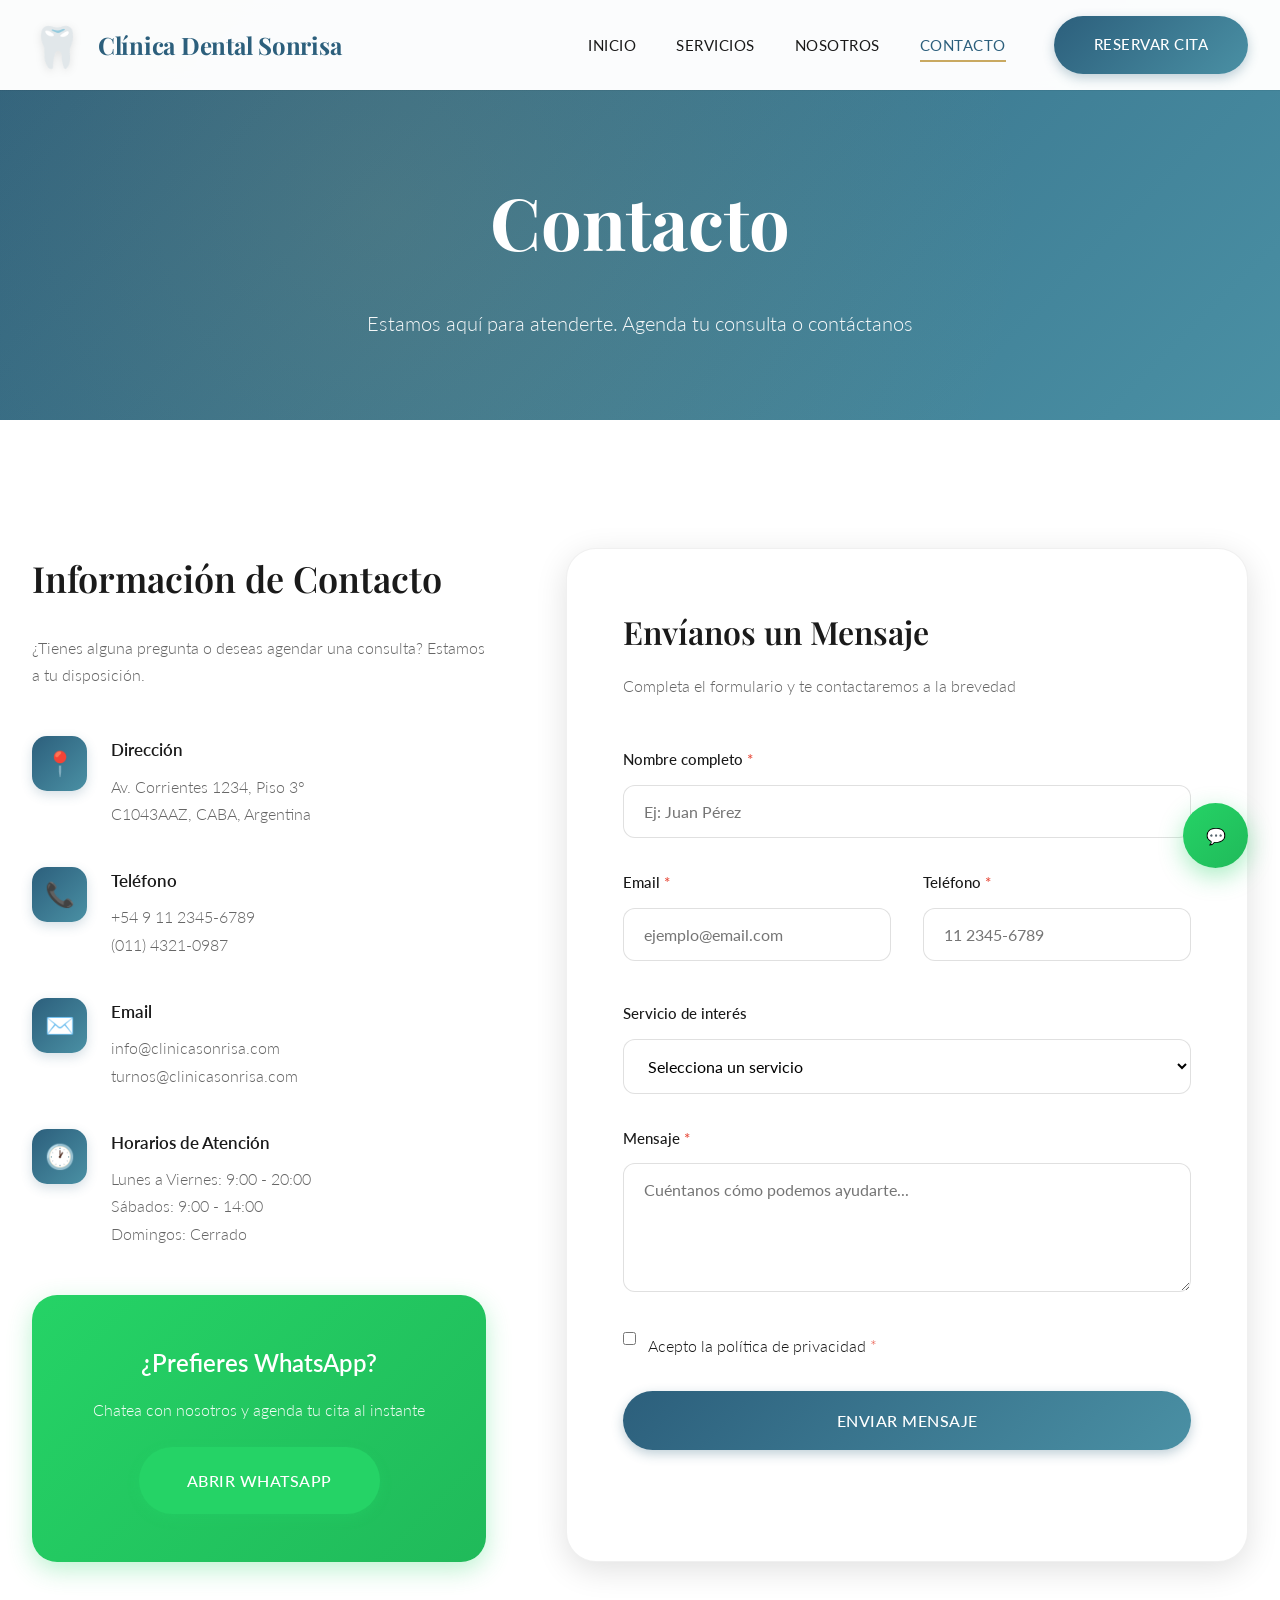
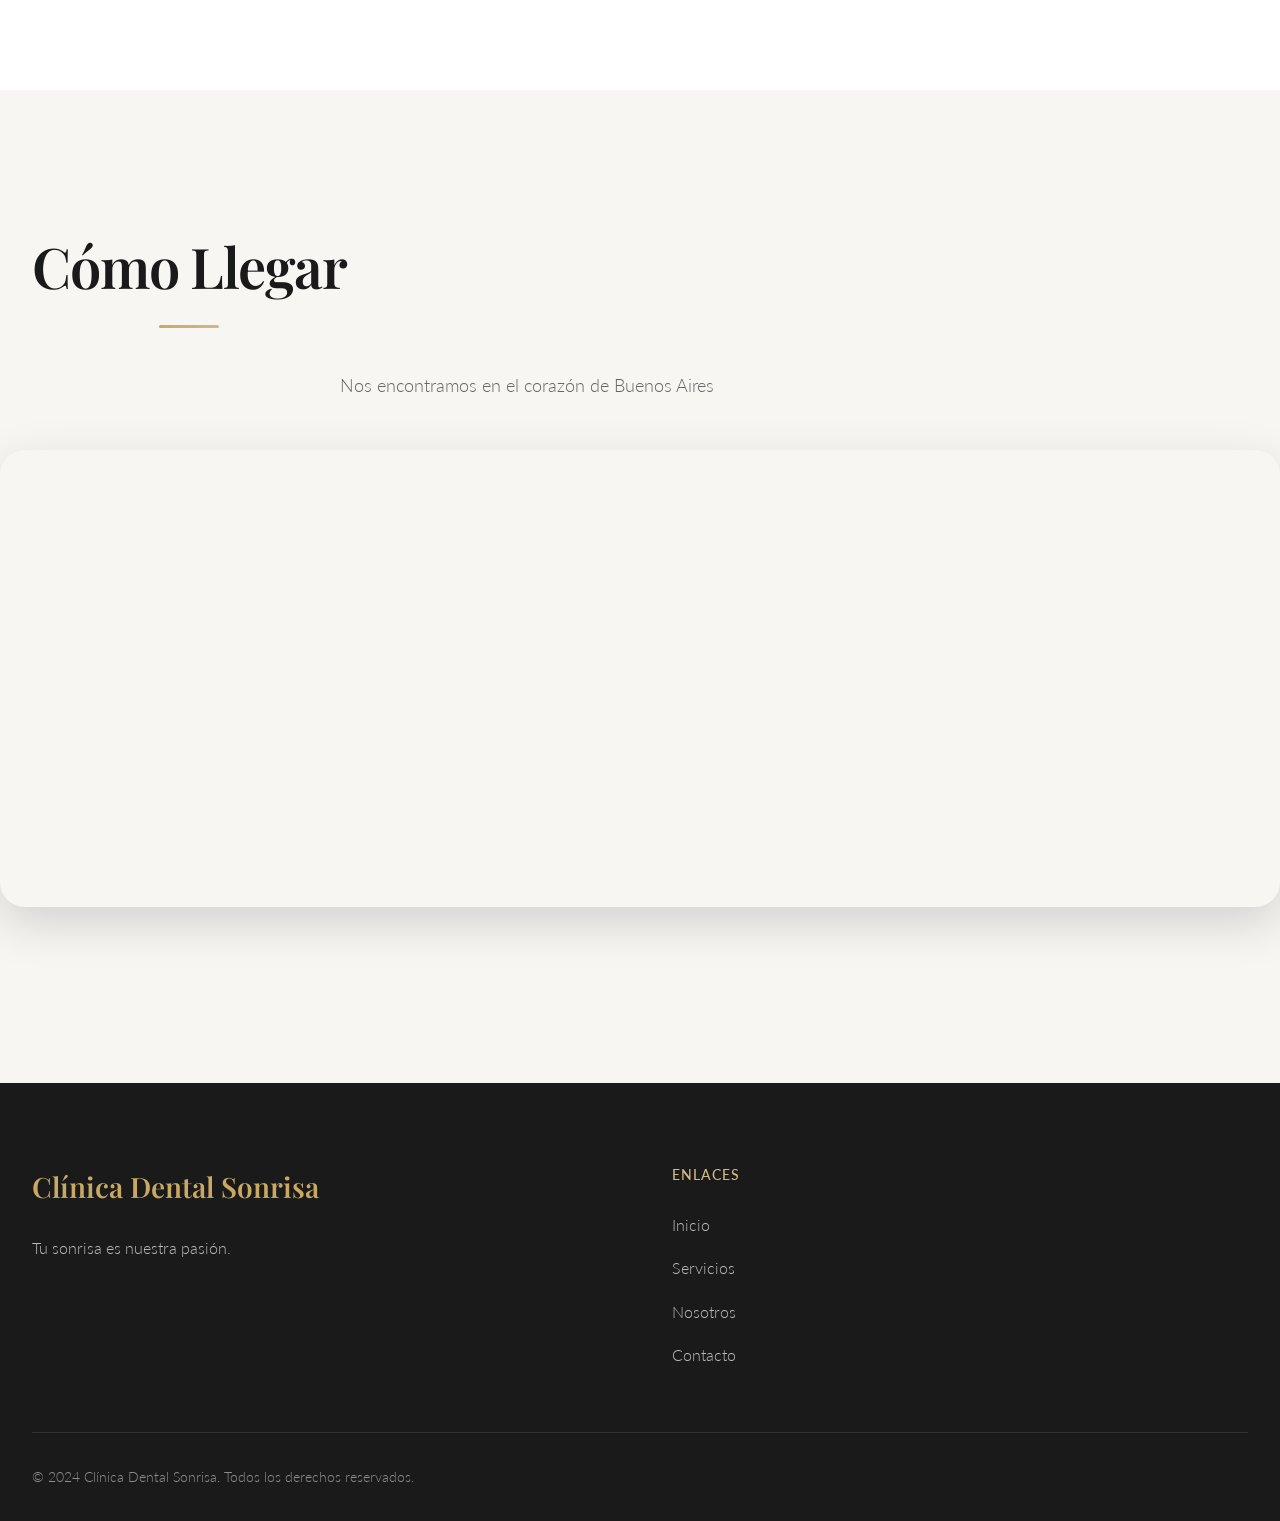
<file: contact.html>
<!DOCTYPE html>
<html lang="es">
<head>
    <meta charset="UTF-8">
    <meta name="viewport" content="width=device-width, initial-scale=1.0">
    <meta name="description" content="Contacta con Clínica Dental Sonrisa. Agenda tu consulta, llámanos o visítanos. Estamos en Av. Corrientes 1234, CABA. Tel: +54 9 11 2345-6789">
    <meta name="keywords" content="contacto clínica dental, agendar cita dentista, reservar consulta dental, ubicación clínica">
    
    <link rel="icon" type="image/svg+xml" href="data:image/svg+xml,<svg xmlns='http://www.w3.org/2000/svg' viewBox='0 0 100 100'><text y='.9em' font-size='90'>🦷</text></svg>">
    
    <title>Contacto - Clínica Dental Sonrisa</title>
    <link rel="stylesheet" href="css/style.css">
</head>
<body>
    <header class="header" id="header">
        <nav class="nav container">
            <a href="index.html" class="nav-logo" aria-label="Ir a la página principal">
                <span class="logo-icon">🦷</span>
                <span class="logo-text">Clínica Dental Sonrisa</span>
            </a>

            <div class="nav-menu" id="navMenu">
                <ul class="nav-list">
                    <li class="nav-item"><a href="index.html" class="nav-link">Inicio</a></li>
                    <li class="nav-item"><a href="services.html" class="nav-link">Servicios</a></li>
                    <li class="nav-item"><a href="about.html" class="nav-link">Nosotros</a></li>
                    <li class="nav-item"><a href="contact.html" class="nav-link active">Contacto</a></li>
                </ul>
                <a href="contact.html" class="btn btn-primary nav-btn">Reservar Cita</a>
            </div>

            <button class="nav-toggle" id="navToggle" aria-label="Abrir menú de navegación" aria-expanded="false">
                <span class="hamburger"></span>
            </button>
        </nav>
    </header>

    <main>
        <section class="page-header">
            <div class="container">
                <h1 class="page-title">Contacto</h1>
                <p class="page-subtitle">Estamos aquí para atenderte. Agenda tu consulta o contáctanos</p>
            </div>
        </section>

        <section class="contact-section">
            <div class="container">
                <div class="contact-grid">
                    <div class="contact-info">
                        <h2 class="contact-info-title">Información de Contacto</h2>
                        <p class="contact-info-text">¿Tienes alguna pregunta o deseas agendar una consulta? Estamos a tu disposición.</p>

                        <div class="contact-info-items">
                            <div class="contact-info-item">
                                <div class="contact-info-icon">📍</div>
                                <div class="contact-info-content">
                                    <h3 class="contact-info-label">Dirección</h3>
                                    <p class="contact-info-value">Av. Corrientes 1234, Piso 3°<br>C1043AAZ, CABA, Argentina</p>
                                </div>
                            </div>

                            <div class="contact-info-item">
                                <div class="contact-info-icon">📞</div>
                                <div class="contact-info-content">
                                    <h3 class="contact-info-label">Teléfono</h3>
                                    <p class="contact-info-value">
                                        <a href="tel:+5491123456789">+54 9 11 2345-6789</a><br>
                                        <a href="tel:+541143210987">(011) 4321-0987</a>
                                    </p>
                                </div>
                            </div>

                            <div class="contact-info-item">
                                <div class="contact-info-icon">✉️</div>
                                <div class="contact-info-content">
                                    <h3 class="contact-info-label">Email</h3>
                                    <p class="contact-info-value">
                                        <a href="mailto:info@clinicasonrisa.com">info@clinicasonrisa.com</a><br>
                                        <a href="mailto:turnos@clinicasonrisa.com">turnos@clinicasonrisa.com</a>
                                    </p>
                                </div>
                            </div>

                            <div class="contact-info-item">
                                <div class="contact-info-icon">🕐</div>
                                <div class="contact-info-content">
                                    <h3 class="contact-info-label">Horarios de Atención</h3>
                                    <p class="contact-info-value">
                                        Lunes a Viernes: 9:00 - 20:00<br>
                                        Sábados: 9:00 - 14:00<br>
                                        Domingos: Cerrado
                                    </p>
                                </div>
                            </div>
                        </div>

                        <div class="contact-whatsapp">
                            <h3 class="contact-whatsapp-title">¿Prefieres WhatsApp?</h3>
                            <p class="contact-whatsapp-text">Chatea con nosotros y agenda tu cita al instante</p>
                            <a href="https://wa.me/5491123456789" class="btn btn-success btn-large" target="_blank">Abrir WhatsApp</a>
                        </div>
                    </div>

                    <div class="contact-form-wrapper">
                        <h2 class="contact-form-title">Envíanos un Mensaje</h2>
                        <p class="contact-form-subtitle">Completa el formulario y te contactaremos a la brevedad</p>

                        <form class="contact-form" id="contactForm" novalidate>
                            <div class="form-group">
                                <label for="name" class="form-label">Nombre completo <span class="required">*</span></label>
                                <input type="text" id="name" name="name" class="form-input" required placeholder="Ej: Juan Pérez">
                                <span class="form-error" id="nameError"></span>
                            </div>

                            <div class="form-row">
                                <div class="form-group">
                                    <label for="email" class="form-label">Email <span class="required">*</span></label>
                                    <input type="email" id="email" name="email" class="form-input" required placeholder="ejemplo@email.com">
                                    <span class="form-error" id="emailError"></span>
                                </div>

                                <div class="form-group">
                                    <label for="phone" class="form-label">Teléfono <span class="required">*</span></label>
                                    <input type="tel" id="phone" name="phone" class="form-input" required placeholder="11 2345-6789">
                                    <span class="form-error" id="phoneError"></span>
                                </div>
                            </div>

                            <div class="form-group">
                                <label for="service" class="form-label">Servicio de interés</label>
                                <select id="service" name="service" class="form-input">
                                    <option value="">Selecciona un servicio</option>
                                    <option value="limpieza">Limpieza Dental</option>
                                    <option value="ortodoncia">Ortodoncia</option>
                                    <option value="implantes">Implantes Dentales</option>
                                    <option value="blanqueamiento">Blanqueamiento</option>
                                    <option value="otro">Otro</option>
                                </select>
                            </div>

                            <div class="form-group">
                                <label for="message" class="form-label">Mensaje <span class="required">*</span></label>
                                <textarea id="message" name="message" class="form-input" rows="5" required placeholder="Cuéntanos cómo podemos ayudarte..."></textarea>
                                <span class="form-error" id="messageError"></span>
                            </div>

                            <div class="form-group">
                                <label class="checkbox-label">
                                    <input type="checkbox" id="privacy" name="privacy" required>
                                    <span>Acepto la política de privacidad <span class="required">*</span></span>
                                </label>
                                <span class="form-error" id="privacyError"></span>
                            </div>

                            <button type="submit" class="btn btn-primary btn-large btn-block">Enviar Mensaje</button>

                            <div class="form-success" id="formSuccess" style="display: none;">
                                <p>✅ ¡Mensaje enviado correctamente! Nos pondremos en contacto contigo pronto.</p>
                            </div>
                        </form>
                    </div>
                </div>
            </div>
        </section>

        <section class="map-section">
            <div class="container">
                <h2 class="section-title">Cómo Llegar</h2>
                <p class="section-subtitle">Nos encontramos en el corazón de Buenos Aires</p>
            </div>
            
            <div class="map-container">
                <iframe 
                    src="https://www.google.com/maps/embed?pb=!1m18!1m12!1m3!1d3284.0168882199244!2d-58.38375908477044!3d-34.60373498045941!2m3!1f0!2f0!3f0!3m2!1i1024!2i768!4f13.1!3m3!1m2!1s0x95bccacf7e6b0d19%3A0x8e1a4e2a6a0c8e62!2sAv.%20Corrientes%2C%20Buenos%20Aires!5e0!3m2!1ses!2s!4v1234567890123!5m2!1ses!2s" 
                    width="100%" 
                    height="450" 
                    style="border:0;" 
                    allowfullscreen="" 
                    loading="lazy"
                    title="Ubicación de Clínica Dental Sonrisa"
                ></iframe>
            </div>
        </section>
    </main>

    <footer class="footer">
        <div class="container">
            <div class="footer-content">
                <div class="footer-section">
                    <h3 class="footer-title">Clínica Dental Sonrisa</h3>
                    <p class="footer-text">Tu sonrisa es nuestra pasión.</p>
                </div>
                <div class="footer-section">
                    <h4 class="footer-subtitle">Enlaces</h4>
                    <ul class="footer-list">
                        <li class="footer-list-item"><a href="index.html">Inicio</a></li>
                        <li class="footer-list-item"><a href="services.html">Servicios</a></li>
                        <li class="footer-list-item"><a href="about.html">Nosotros</a></li>
                        <li class="footer-list-item"><a href="contact.html">Contacto</a></li>
                    </ul>
                </div>
            </div>
            <div class="footer-bottom">
                <p class="footer-copyright">© 2024 Clínica Dental Sonrisa. Todos los derechos reservados.</p>
            </div>
        </div>
    </footer>

    <a href="https://wa.me/5491123456789" class="whatsapp-float" aria-label="WhatsApp" target="_blank">💬</a>
    <button class="scroll-top" id="scrollTop" aria-label="Volver arriba">↑</button>

    <script src="js/script.js"></script>
</body>
</html>
</file>
<file: css/style.css>
/* ====================================
   CLÍNICA DENTAL SONRISA
   Diseño Premium Profesional
   ==================================== */

@import url('https://fonts.googleapis.com/css2?family=Playfair+Display:wght@400;500;600;700;800;900&family=Lato:wght@300;400;700&display=swap');

/* === VARIABLES === */
:root {
  --primary: #2C5F7C;
  --primary-light: #4A90A4;
  --gold: #C9A961;
  --gold-light: #D4B883;
  
  --text-dark: #1a1a1a;
  --text-gray: #666666;
  --text-light: #999999;
  
  --bg-white: #FFFFFF;
  --bg-cream: #F8F6F3;
  --bg-light: #FAFAFA;
  
  --font-display: 'Playfair Display', serif;
  --font-body: 'Lato', sans-serif;
  
  --shadow-sm: 0 2px 8px rgba(0,0,0,0.06);
  --shadow-md: 0 4px 16px rgba(0,0,0,0.08);
  --shadow-lg: 0 8px 32px rgba(0,0,0,0.12);
  --shadow-xl: 0 16px 48px rgba(0,0,0,0.15);
  
  --transition: all 0.4s cubic-bezier(0.4, 0, 0.2, 1);
  --transition-fast: all 0.2s ease;
}

/* === RESET === */
*, *::before, *::after {
  box-sizing: border-box;
  margin: 0;
  padding: 0;
}

html {
  scroll-behavior: smooth;
  font-size: 16px;
}

body {
  font-family: var(--font-body);
  font-size: 1rem;
  font-weight: 300;
  line-height: 1.7;
  color: var(--text-dark);
  background: var(--bg-white);
  -webkit-font-smoothing: antialiased;
  -moz-osx-font-smoothing: grayscale;
  overflow-x: hidden;
}

img {
  max-width: 100%;
  height: auto;
  display: block;
}

a {
  color: inherit;
  text-decoration: none;
  transition: var(--transition-fast);
}

ul { list-style: none; }
button { font-family: inherit; cursor: pointer; border: none; background: none; }

/* === UTILIDADES === */
.container {
  width: 100%;
  max-width: 1280px;
  margin: 0 auto;
  padding: 0 2rem;
}

.section-header {
  text-align: center;
  margin-bottom: 5rem;
}

.section-title {
  font-family: var(--font-display);
  font-size: clamp(2.5rem, 5vw, 3.5rem);
  font-weight: 600;
  color: var(--text-dark);
  margin-bottom: 1.5rem;
  letter-spacing: -0.02em;
  position: relative;
  display: inline-block;
}

.section-title::after {
  content: '';
  position: absolute;
  bottom: -15px;
  left: 50%;
  transform: translateX(-50%);
  width: 60px;
  height: 3px;
  background: linear-gradient(90deg, var(--gold), var(--gold-light));
  border-radius: 2px;
}

.section-subtitle {
  font-size: 1.125rem;
  color: var(--text-gray);
  max-width: 600px;
  margin: 2rem auto 0;
  font-weight: 300;
  line-height: 1.8;
}

/* === HEADER === */
.header {
  position: fixed;
  top: 0;
  left: 0;
  width: 100%;
  background: rgba(255, 255, 255, 0.98);
  backdrop-filter: blur(10px);
  box-shadow: 0 1px 0 rgba(0,0,0,0.05);
  z-index: 1000;
  transition: var(--transition);
}

.header.scrolled {
  box-shadow: var(--shadow-md);
}

.nav {
  display: flex;
  align-items: center;
  justify-content: space-between;
  height: 90px;
}

.nav-logo {
  display: flex;
  align-items: center;
  gap: 1rem;
  font-family: var(--font-display);
  font-size: 1.5rem;
  font-weight: 700;
  color: var(--primary);
  letter-spacing: -0.01em;
}

.logo-icon {
  font-size: 2.5rem;
  filter: drop-shadow(0 2px 4px rgba(0,0,0,0.1));
}

.nav-menu {
  display: flex;
  align-items: center;
  gap: 3rem;
}

.nav-list {
  display: flex;
  align-items: center;
  gap: 2.5rem;
}

.nav-link {
  font-weight: 400;
  font-size: 0.95rem;
  color: var(--text-dark);
  padding: 0.5rem 0;
  position: relative;
  text-transform: uppercase;
  letter-spacing: 0.5px;
  transition: var(--transition-fast);
}

.nav-link::before {
  content: '';
  position: absolute;
  bottom: 0;
  left: 0;
  width: 0;
  height: 2px;
  background: var(--gold);
  transition: width 0.3s ease;
}

.nav-link:hover,
.nav-link.active {
  color: var(--primary);
}

.nav-link:hover::before,
.nav-link.active::before {
  width: 100%;
}

.nav-toggle {
  display: none;
}

/* === BOTONES === */
.btn {
  display: inline-flex;
  align-items: center;
  justify-content: center;
  gap: 0.75rem;
  padding: 1rem 2.5rem;
  font-weight: 500;
  font-size: 0.95rem;
  border-radius: 50px;
  transition: var(--transition);
  cursor: pointer;
  border: none;
  text-align: center;
  text-transform: uppercase;
  letter-spacing: 0.5px;
}

.btn-primary {
  background: linear-gradient(135deg, var(--primary), var(--primary-light));
  color: white;
  box-shadow: 0 4px 12px rgba(44, 95, 124, 0.3);
}

.btn-primary:hover {
  transform: translateY(-2px);
  box-shadow: 0 8px 20px rgba(44, 95, 124, 0.4);
}

.btn-secondary {
  background: transparent;
  color: white;
  border: 2px solid white;
}

.btn-secondary:hover {
  background: white;
  color: var(--primary);
}

.btn-white {
  background: white;
  color: var(--primary);
  box-shadow: var(--shadow-md);
}

.btn-white:hover {
  transform: translateY(-2px);
  box-shadow: var(--shadow-lg);
}

.btn-outline {
  background: transparent;
  color: white;
  border: 2px solid rgba(255,255,255,0.8);
}

.btn-outline:hover {
  background: rgba(255,255,255,0.15);
  border-color: white;
}

.btn-success {
  background: #25D366;
  color: white;
  box-shadow: 0 4px 12px rgba(37, 211, 102, 0.3);
}

.btn-success:hover {
  transform: translateY(-2px);
  box-shadow: 0 8px 20px rgba(37, 211, 102, 0.4);
}

.btn-large {
  padding: 1.25rem 3rem;
  font-size: 1rem;
}

.btn-block { width: 100%; }

/* === HERO === */
.hero {
  position: relative;
  height: 100vh;
  min-height: 700px;
  display: flex;
  align-items: center;
  overflow: hidden;
  background: linear-gradient(135deg, rgba(44, 95, 124, 0.95) 0%, rgba(74, 144, 164, 0.9) 100%),
              url('https://images.unsplash.com/photo-1606811841689-23dfddce3e95?w=1920&h=1080&fit=crop');
  background-size: cover;
  background-position: center;
  background-attachment: fixed;
}

.hero::before {
  content: '';
  position: absolute;
  top: 0;
  left: 0;
  right: 0;
  bottom: 0;
  background: radial-gradient(circle at 30% 50%, rgba(201, 169, 97, 0.15), transparent 60%);
  pointer-events: none;
}

.hero-content {
  position: relative;
  z-index: 10;
  text-align: center;
  color: white;
  max-width: 1000px;
  margin: 0 auto;
  padding: 2rem;
  animation: fadeInUp 1s ease-out;
}

.hero-title {
  font-family: var(--font-display);
  font-size: clamp(3rem, 7vw, 5.5rem);
  font-weight: 700;
  margin-bottom: 1.5rem;
  line-height: 1.1;
  letter-spacing: -0.02em;
}

.hero-subtitle {
  font-size: clamp(1.125rem, 2.5vw, 1.5rem);
  margin-bottom: 3rem;
  font-weight: 300;
  opacity: 0.95;
  line-height: 1.6;
}

.hero-buttons {
  display: flex;
  flex-wrap: wrap;
  gap: 1.5rem;
  justify-content: center;
}

.hero-scroll {
  position: absolute;
  bottom: 3rem;
  left: 50%;
  transform: translateX(-50%);
  display: flex;
  flex-direction: column;
  align-items: center;
  gap: 0.5rem;
  color: white;
  opacity: 0.7;
  animation: bounce 2s infinite;
}

/* === SERVICIOS === */
.services {
  padding: 8rem 0;
  background: var(--bg-white);
}

.services-grid {
  display: grid;
  grid-template-columns: repeat(auto-fit, minmax(300px, 1fr));
  gap: 3rem;
}

.service-card {
  background: white;
  border: 1px solid rgba(0,0,0,0.06);
  border-radius: 20px;
  padding: 3rem 2.5rem;
  text-align: center;
  transition: var(--transition);
  position: relative;
  overflow: hidden;
}

.service-card::before {
  content: '';
  position: absolute;
  top: 0;
  left: 0;
  right: 0;
  height: 4px;
  background: linear-gradient(90deg, var(--primary), var(--gold));
  transform: scaleX(0);
  transition: transform 0.4s ease;
}

.service-card:hover {
  transform: translateY(-10px);
  box-shadow: var(--shadow-xl);
}

.service-card:hover::before {
  transform: scaleX(1);
}

.service-icon {
  width: 90px;
  height: 90px;
  margin: 0 auto 2rem;
  display: flex;
  align-items: center;
  justify-content: center;
  background: linear-gradient(135deg, var(--primary), var(--primary-light));
  color: white;
  border-radius: 20px;
  box-shadow: 0 8px 24px rgba(44, 95, 124, 0.2);
  transition: var(--transition);
}

.service-card:hover .service-icon {
  transform: scale(1.1) rotate(5deg);
}

.service-title {
  font-family: var(--font-display);
  font-size: 1.75rem;
  font-weight: 600;
  color: var(--text-dark);
  margin-bottom: 1rem;
}

.service-description {
  color: var(--text-gray);
  margin-bottom: 1.5rem;
  line-height: 1.7;
}

.service-link {
  color: var(--primary);
  font-weight: 500;
  font-size: 0.95rem;
  text-transform: uppercase;
  letter-spacing: 0.5px;
}

.service-link:hover {
  color: var(--gold);
}

/* === ABOUT === */
.about {
  padding: 8rem 0;
  background: var(--bg-cream);
}

.about-content {
  display: grid;
  grid-template-columns: 1fr 1fr;
  gap: 6rem;
  align-items: center;
}

.about-image {
  position: relative;
  border-radius: 30px;
  overflow: hidden;
  box-shadow: var(--shadow-xl);
}

.about-image img {
  width: 100%;
  height: 100%;
  object-fit: cover;
  transition: transform 0.6s ease;
}

.about-image:hover img {
  transform: scale(1.05);
}

.about-badge {
  position: absolute;
  bottom: -20px;
  right: 40px;
  background: linear-gradient(135deg, var(--gold), var(--gold-light));
  color: white;
  padding: 2rem 2.5rem;
  border-radius: 20px;
  text-align: center;
  box-shadow: var(--shadow-xl);
}

.badge-number {
  display: block;
  font-family: var(--font-display);
  font-size: 3.5rem;
  font-weight: 700;
  line-height: 1;
}

.badge-text {
  display: block;
  font-size: 0.9rem;
  margin-top: 0.5rem;
  text-transform: uppercase;
  letter-spacing: 1px;
}

.about-text {
  max-width: 600px;
}

.about-intro {
  font-size: 1.5rem;
  color: var(--gold);
  font-weight: 500;
  margin-bottom: 2rem;
  font-family: var(--font-display);
}

.about-paragraph {
  color: var(--text-gray);
  margin-bottom: 1.5rem;
  line-height: 1.8;
}

.about-features {
  margin: 2.5rem 0;
  display: flex;
  flex-direction: column;
  gap: 1.25rem;
}

.feature-item {
  display: flex;
  align-items: center;
  gap: 1rem;
}

.feature-icon {
  color: var(--gold);
  flex-shrink: 0;
}

/* === TESTIMONIALS === */
.testimonials {
  padding: 8rem 0;
  background: white;
}

.testimonials-grid {
  display: grid;
  grid-template-columns: repeat(auto-fit, minmax(350px, 1fr));
  gap: 3rem;
}

.testimonial-card {
  background: white;
  border: 1px solid rgba(0,0,0,0.06);
  border-radius: 25px;
  padding: 3rem;
  transition: var(--transition);
  position: relative;
}

.testimonial-card::before {
  content: '"';
  position: absolute;
  top: 20px;
  left: 30px;
  font-family: var(--font-display);
  font-size: 6rem;
  color: var(--bg-cream);
  line-height: 1;
  z-index: 0;
}

.testimonial-card:hover {
  box-shadow: var(--shadow-lg);
  transform: translateY(-8px);
}

.testimonial-rating {
  font-size: 1.5rem;
  margin-bottom: 1.5rem;
  position: relative;
  z-index: 1;
}

.testimonial-text {
  color: var(--text-gray);
  font-style: italic;
  margin-bottom: 2rem;
  line-height: 1.8;
  position: relative;
  z-index: 1;
}

.testimonial-author {
  display: flex;
  align-items: center;
  gap: 1.25rem;
  padding-top: 1.5rem;
  border-top: 1px solid rgba(0,0,0,0.08);
}

.author-avatar {
  width: 60px;
  height: 60px;
  border-radius: 50%;
  object-fit: cover;
  border: 3px solid var(--bg-cream);
}

.author-name {
  font-weight: 600;
  color: var(--text-dark);
  font-size: 1.05rem;
}

.author-location {
  font-size: 0.9rem;
  color: var(--text-light);
}

/* === CTA === */
.cta {
  padding: 8rem 0;
  background: linear-gradient(135deg, var(--primary) 0%, var(--primary-light) 100%);
  color: white;
  position: relative;
  overflow: hidden;
}

.cta::before {
  content: '';
  position: absolute;
  top: 0;
  left: 0;
  right: 0;
  bottom: 0;
  background: radial-gradient(circle at 70% 50%, rgba(201, 169, 97, 0.15), transparent 60%);
}

.cta-content {
  text-align: center;
  max-width: 900px;
  margin: 0 auto;
  position: relative;
  z-index: 1;
}

.cta-title {
  font-family: var(--font-display);
  font-size: clamp(2.5rem, 5vw, 4rem);
  font-weight: 600;
  margin-bottom: 1.5rem;
  letter-spacing: -0.01em;
}

.cta-text {
  font-size: 1.25rem;
  margin-bottom: 3rem;
  opacity: 0.95;
  font-weight: 300;
}

.cta-buttons {
  display: flex;
  flex-wrap: wrap;
  gap: 1.5rem;
  justify-content: center;
}

/* === FOOTER === */
.footer {
  background: var(--text-dark);
  color: white;
  padding: 5rem 0 2rem;
}

.footer-content {
  display: grid;
  grid-template-columns: repeat(auto-fit, minmax(250px, 1fr));
  gap: 4rem;
  margin-bottom: 4rem;
}

.footer-title {
  font-family: var(--font-display);
  font-size: 1.75rem;
  font-weight: 600;
  margin-bottom: 1.5rem;
  color: var(--gold);
}

.footer-text {
  color: rgba(255,255,255,0.7);
  margin-bottom: 1.5rem;
  line-height: 1.7;
}

.footer-subtitle {
  font-weight: 500;
  margin-bottom: 1.5rem;
  color: var(--gold-light);
  text-transform: uppercase;
  letter-spacing: 1px;
  font-size: 0.9rem;
}

.footer-list {
  display: flex;
  flex-direction: column;
  gap: 1rem;
}

.footer-list-item {
  display: flex;
  align-items: center;
  gap: 0.75rem;
  color: rgba(255,255,255,0.7);
  transition: var(--transition-fast);
}

.footer-list-item:hover {
  color: var(--gold);
  padding-left: 5px;
}

.footer-social {
  display: flex;
  gap: 1rem;
  margin-top: 1.5rem;
}

.social-link {
  width: 45px;
  height: 45px;
  display: flex;
  align-items: center;
  justify-content: center;
  background: rgba(255,255,255,0.08);
  border-radius: 50%;
  transition: var(--transition);
}

.social-link:hover {
  background: var(--gold);
  transform: translateY(-5px);
}

.footer-bottom {
  padding-top: 2rem;
  border-top: 1px solid rgba(255,255,255,0.1);
  display: flex;
  flex-wrap: wrap;
  justify-content: space-between;
  align-items: center;
  gap: 1.5rem;
}

.footer-copyright {
  color: rgba(255,255,255,0.5);
  font-size: 0.9rem;
}

.footer-legal {
  display: flex;
  gap: 1.5rem;
  font-size: 0.9rem;
}

.footer-legal-link {
  color: rgba(255,255,255,0.5);
}

.footer-legal-link:hover {
  color: var(--gold);
}

/* === WHATSAPP & SCROLL === */
.whatsapp-float {
  position: fixed;
  bottom: 2rem;
  right: 2rem;
  width: 65px;
  height: 65px;
  background: linear-gradient(135deg, #25D366, #20BA5A);
  color: white;
  border-radius: 50%;
  display: flex;
  align-items: center;
  justify-content: center;
  box-shadow: 0 8px 24px rgba(37, 211, 102, 0.4);
  z-index: 999;
  transition: var(--transition);
}

.whatsapp-float:hover {
  transform: scale(1.15);
  box-shadow: 0 12px 32px rgba(37, 211, 102, 0.5);
}

.scroll-top {
  position: fixed;
  bottom: 2rem;
  right: 6.5rem;
  width: 55px;
  height: 55px;
  background: var(--primary);
  color: white;
  border-radius: 50%;
  display: flex;
  align-items: center;
  justify-content: center;
  opacity: 0;
  visibility: hidden;
  transition: var(--transition);
  z-index: 998;
  box-shadow: var(--shadow-lg);
}

.scroll-top.show {
  opacity: 1;
  visibility: visible;
}

.scroll-top:hover {
  transform: translateY(-8px);
  box-shadow: var(--shadow-xl);
}

/* === PAGE HEADER === */
.page-header {
  padding: 10rem 0 5rem;
  background: linear-gradient(135deg, var(--primary) 0%, var(--primary-light) 100%);
  color: white;
  text-align: center;
  position: relative;
  overflow: hidden;
}

.page-header::before {
  content: '';
  position: absolute;
  top: 0;
  left: 0;
  right: 0;
  bottom: 0;
  background: radial-gradient(circle at 30% 50%, rgba(201, 169, 97, 0.12), transparent 70%);
}

.page-title {
  font-family: var(--font-display);
  font-size: clamp(3rem, 6vw, 4.5rem);
  font-weight: 700;
  margin-bottom: 1.5rem;
  position: relative;
  z-index: 1;
}

.page-subtitle {
  font-size: 1.25rem;
  opacity: 0.95;
  max-width: 700px;
  margin: 0 auto;
  font-weight: 300;
  position: relative;
  z-index: 1;
}

/* === CONTACT === */
.contact-section {
  padding: 8rem 0;
  background: var(--bg-white);
}

.contact-grid {
  display: grid;
  grid-template-columns: 1.2fr 1.8fr;
  gap: 5rem;
}

.contact-info-title {
  font-family: var(--font-display);
  font-size: 2.25rem;
  font-weight: 600;
  margin-bottom: 1.5rem;
  color: var(--text-dark);
}

.contact-info-text {
  color: var(--text-gray);
  margin-bottom: 3rem;
  line-height: 1.7;
}

.contact-info-items {
  display: flex;
  flex-direction: column;
  gap: 2.5rem;
}

.contact-info-item {
  display: flex;
  gap: 1.5rem;
  align-items: flex-start;
}

.contact-info-icon {
  width: 55px;
  height: 55px;
  background: linear-gradient(135deg, var(--primary), var(--primary-light));
  color: white;
  border-radius: 15px;
  display: flex;
  align-items: center;
  justify-content: center;
  flex-shrink: 0;
  font-size: 1.5rem;
  box-shadow: 0 4px 12px rgba(44, 95, 124, 0.2);
}

.contact-info-label {
  font-weight: 600;
  color: var(--text-dark);
  margin-bottom: 0.5rem;
  font-size: 1.05rem;
}

.contact-info-value {
  color: var(--text-gray);
  line-height: 1.7;
}

.contact-info-value a:hover {
  color: var(--primary);
}

.contact-whatsapp {
  margin-top: 3rem;
  padding: 3rem 2.5rem;
  background: linear-gradient(135deg, #25D366, #20BA5A);
  color: white;
  border-radius: 25px;
  text-align: center;
  box-shadow: 0 8px 24px rgba(37, 211, 102, 0.3);
}

.contact-whatsapp-title {
  font-size: 1.5rem;
  font-weight: 600;
  margin-bottom: 0.75rem;
}

.contact-whatsapp-text {
  margin-bottom: 1.5rem;
  opacity: 0.95;
}

/* === FORM === */
.contact-form-wrapper {
  background: white;
  border: 1px solid rgba(0,0,0,0.06);
  border-radius: 30px;
  padding: 3.5rem;
  box-shadow: var(--shadow-lg);
}

.contact-form-title {
  font-family: var(--font-display);
  font-size: 2rem;
  font-weight: 600;
  margin-bottom: 0.75rem;
  color: var(--text-dark);
}

.contact-form-subtitle {
  color: var(--text-gray);
  margin-bottom: 3rem;
}

.form-group {
  margin-bottom: 2rem;
}

.form-row {
  display: grid;
  grid-template-columns: 1fr 1fr;
  gap: 2rem;
}

.form-label {
  display: block;
  font-weight: 500;
  color: var(--text-dark);
  margin-bottom: 0.75rem;
  font-size: 0.95rem;
}

.required {
  color: #E74C3C;
}

.form-input {
  width: 100%;
  padding: 1rem 1.25rem;
  border: 1px solid rgba(0,0,0,0.12);
  border-radius: 12px;
  font-family: inherit;
  font-size: 1rem;
  transition: var(--transition-fast);
  background: white;
}

.form-input:focus {
  outline: none;
  border-color: var(--primary);
  box-shadow: 0 0 0 4px rgba(44, 95, 124, 0.08);
}

.form-input.error {
  border-color: #E74C3C;
}

.form-error {
  display: block;
  color: #E74C3C;
  font-size: 0.875rem;
  margin-top: 0.5rem;
}

.checkbox-label {
  display: flex;
  align-items: flex-start;
  gap: 0.75rem;
  cursor: pointer;
}

.form-success {
  padding: 1.5rem;
  background: #D5F5E3;
  color: #0B5345;
  border-radius: 12px;
  margin-top: 1.5rem;
  font-weight: 500;
}

/* === MAP === */
.map-section {
  padding: 8rem 0;
  background: var(--bg-cream);
}

.map-container {
  margin: 3rem 0;
  border-radius: 25px;
  overflow: hidden;
  box-shadow: var(--shadow-xl);
}

.map-info {
  display: grid;
  grid-template-columns: repeat(auto-fit, minmax(280px, 1fr));
  gap: 2.5rem;
  margin-top: 3rem;
}

.map-info-item {
  text-align: center;
  padding: 2.5rem 2rem;
  background: white;
  border-radius: 20px;
  box-shadow: var(--shadow-sm);
  transition: var(--transition);
}

.map-info-item:hover {
  transform: translateY(-8px);
  box-shadow: var(--shadow-md);
}

.map-info-title {
  font-size: 1.5rem;
  margin-bottom: 0.75rem;
}

.map-info-text {
  color: var(--text-gray);
}

/* === ANIMATIONS === */
@keyframes fadeInUp {
  from {
    opacity: 0;
    transform: translateY(40px);
  }
  to {
    opacity: 1;
    transform: translateY(0);
  }
}

@keyframes bounce {
  0%, 100% {
    transform: translateX(-50%) translateY(0);
  }
  50% {
    transform: translateX(-50%) translateY(-15px);
  }
}

/* === RESPONSIVE === */
@media (max-width: 1024px) {
  .about-content,
  .contact-grid {
    grid-template-columns: 1fr;
    gap: 4rem;
  }
  
  .about-badge {
    bottom: 20px;
    right: 20px;
  }
}

@media (max-width: 768px) {
  .nav-toggle {
    display: flex;
    flex-direction: column;
    justify-content: space-between;
    width: 28px;
    height: 20px;
  }
  
  .hamburger,
  .hamburger::before,
  .hamburger::after {
    width: 100%;
    height: 2px;
    background: var(--text-dark);
    border-radius: 2px;
    transition: var(--transition-fast);
  }
  
  .nav-menu {
    position: fixed;
    top: 90px;
    right: -100%;
    width: 100%;
    max-width: 350px;
    height: calc(100vh - 90px);
    background: white;
    flex-direction: column;
    align-items: flex-start;
    padding: 3rem 2rem;
    box-shadow: var(--shadow-xl);
    transition: right 0.4s ease;
  }
  
  .nav-menu.show {
    right: 0;
  }
  
  .nav-list {
    flex-direction: column;
    align-items: flex-start;
    width: 100%;
    gap: 2rem;
  }
  
  .form-row {
    grid-template-columns: 1fr;
  }
  
  .services-grid,
  .testimonials-grid {
    grid-template-columns: 1fr;
  }
  
  .section-title {
    font-size: 2.25rem;
  }
  
  .hero-title {
    font-size: 3rem;
  }
  
  .footer-content {
    grid-template-columns: 1fr;
    gap: 3rem;
  }
}

@media (max-width: 480px) {
  .container {
    padding: 0 1.5rem;
  }
  
  .hero-buttons,
  .cta-buttons {
    flex-direction: column;
    width: 100%;
  }
  
  .btn-large {
    width: 100%;
  }
  
  .whatsapp-float {
    width: 55px;
    height: 55px;
  }
  
  .scroll-top {
    right: 5rem;
    width: 45px;
    height: 45px;
  }
}

/* === PRINT === */
@media print {
  .header,
  .whatsapp-float,
  .scroll-top,
  .nav,
  .hero-scroll,
  .cta,
  .footer {
    display: none !important;
  }
  
  body {
    background: white;
  }
}
</file>
